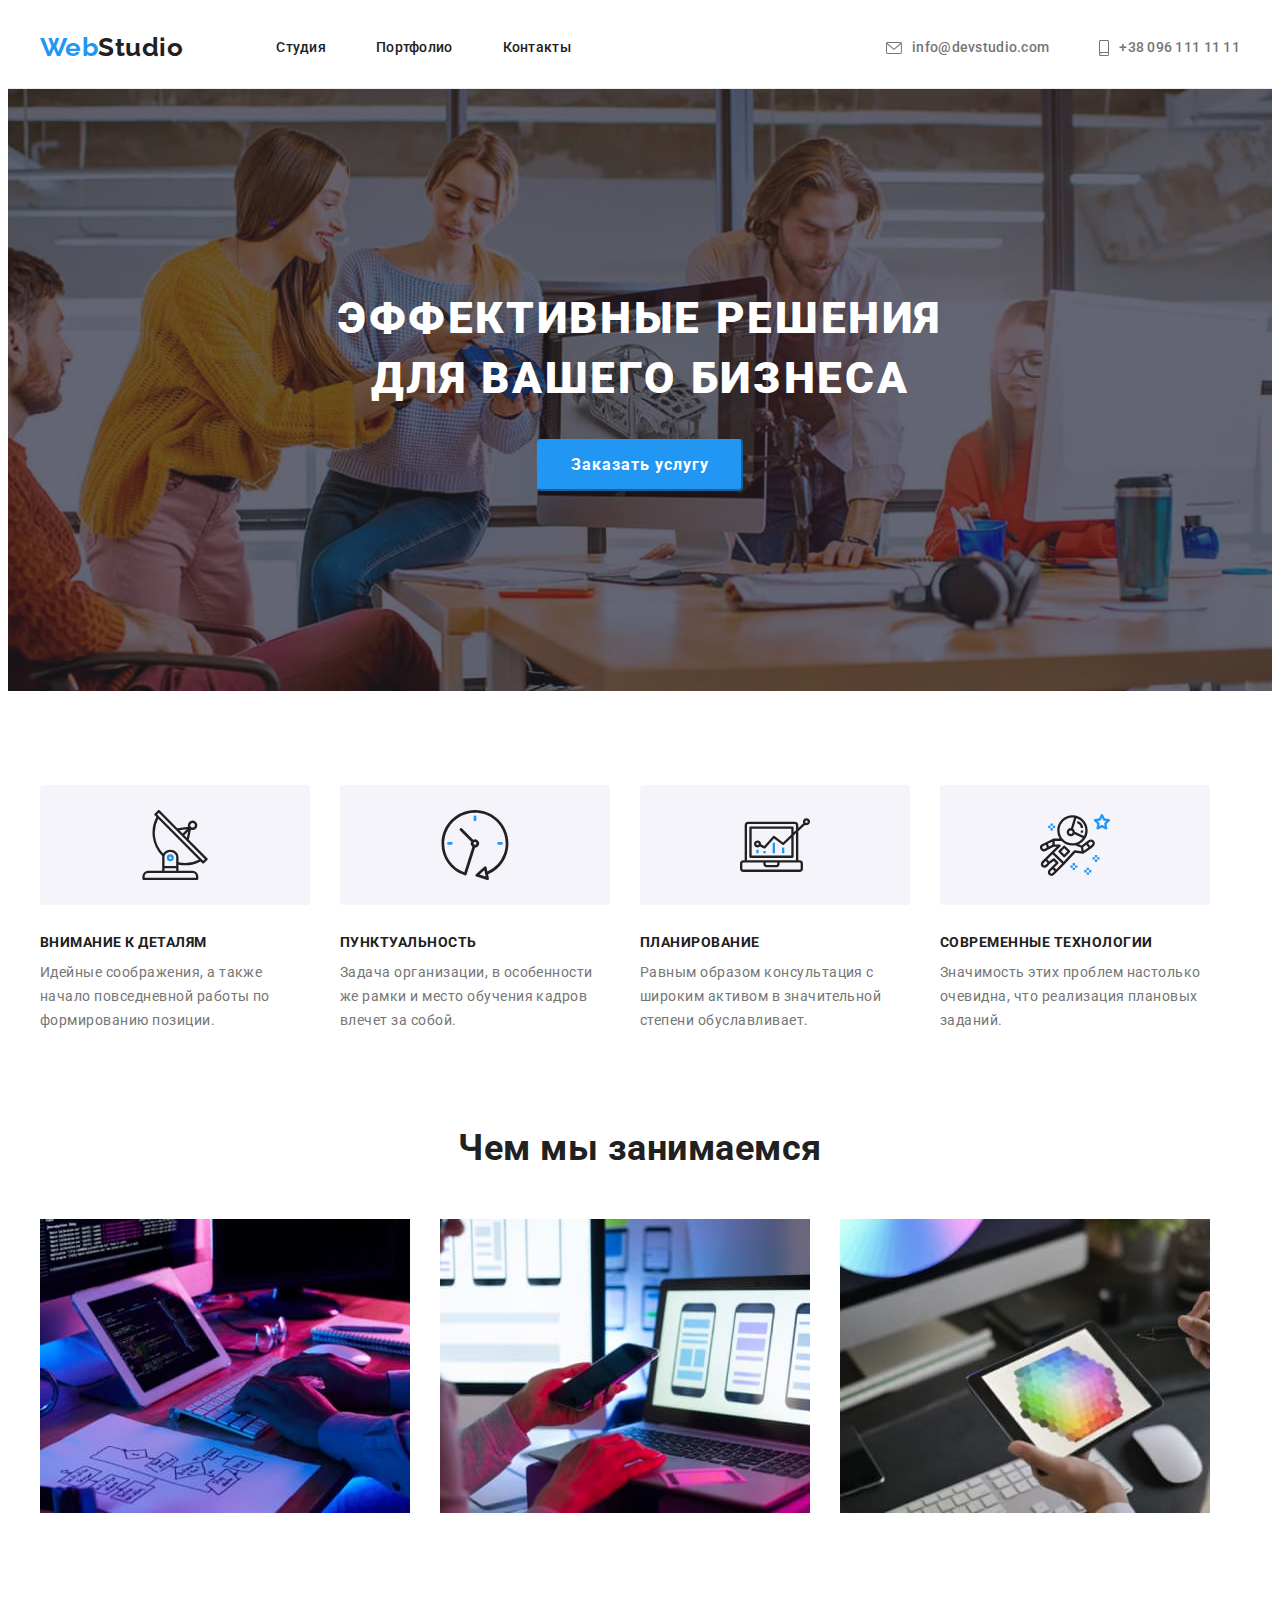
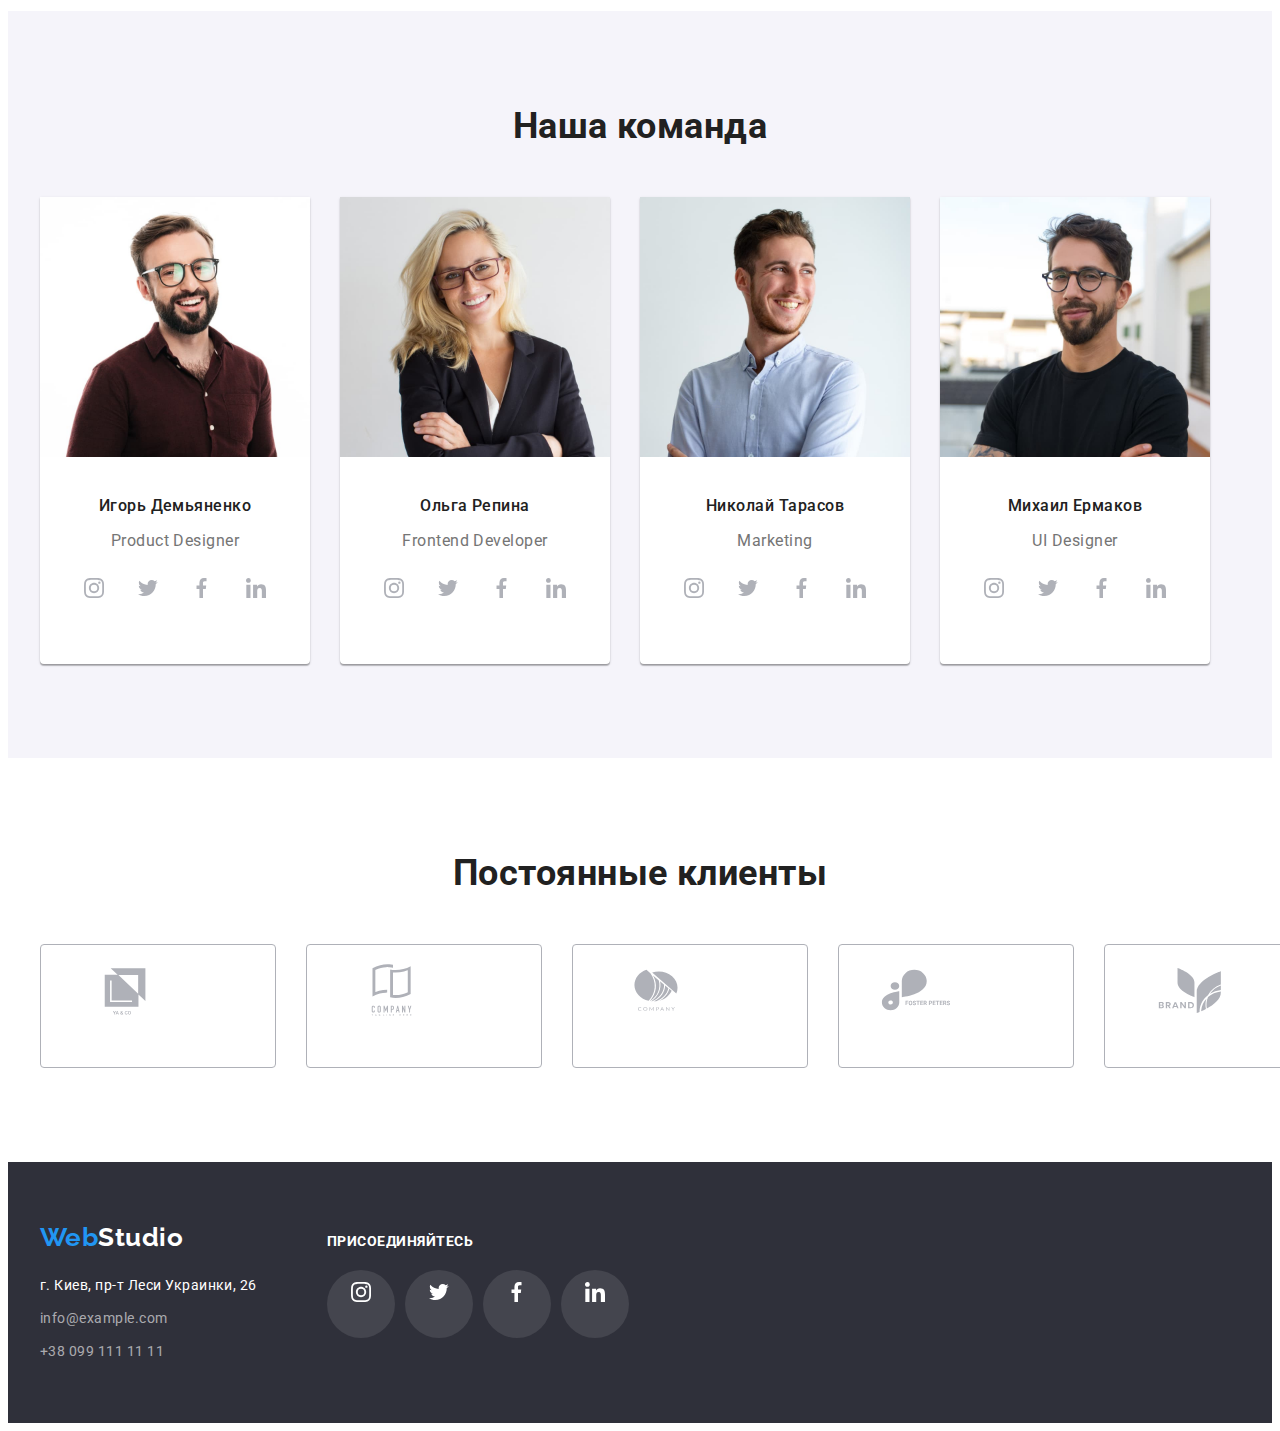
<file: index.html>
<!DOCTYPE html>
<html lang="ru">

<head>
    <meta charset="UTF-8">
    <meta http-equiv="X-UA-Compatible" content="IE=edge">
    <meta name="viewport" content="width=device-width, initial-scale=1.0">
    <title>Document</title>
    <link rel="preconnect" href="https://fonts.googleapis.com">
    <link rel="preconnect" href="https://fonts.gstatic.com" crossorigin>
    <link
        href="https://fonts.googleapis.com/css2?family=Raleway:wght@700&family=Roboto:wght@400;500;700;900&display=swap"
        rel="stylesheet">
    <link rel="stylesheet" href="https://cdnjs.cloudflare.com/ajax/libs/modern-normalize/1.1.0/modern-normalize.min.css"
        integrity="sha512-wpPYUAdjBVSE4KJnH1VR1HeZfpl1ub8YT/NKx4PuQ5NmX2tKuGu6U/JRp5y+Y8XG2tV+wKQpNHVUX03MfMFn9Q=="
        crossorigin="anonymous" referrerpolicy="no-referrer" />
    <link rel="stylesheet" href="./css/styles.css">
</head>

<body>
    <!-- Шапка -->
    <header class="header-border">
        <div class="container">
            <!-- Навигация -->
            <div class="nav-display">
                <nav class="nav-container">
                    <a href="./index.html" class="logo link"><span class="logo-accent">Web</span>Studio</a>
                    <ul class="nav-list marker">
                        <li class="item"><a href="./index.html" class="nav link">Студия</a></li>
                        <li class="item"><a href="./portfolio.html" class="nav link">Портфолио</a></li>
                        <li class="item"><a href="" class="nav link">Контакты</a></li>
                    </ul>
                </nav>
                <!-- Контакты -->
                <ul class="contact-list marker">
                    <li class="item"><a href="mailto:info@devstudio.com" class="header-link"><svg class="mail-icon">
                                <use href="./images/icons.svg#mail"></use>
                            </svg>info@devstudio.com</a>
                    </li>
                    <li class="item"><a href="tel:+380961111111" class="header-link"><svg class="tel-icon">
                                <use href="./images/icons.svg#tel"></use>
                            </svg>+38 096 111 11 11</a></li>
                </ul>
            </div>
        </div>
    </header>
    <main>
        <!-- Герой -->
        <section class="hero">
            <div class="container">
                <h1 class="hero-title">Эффективные решения</br>для вашего бизнеса</h1>
                <button type="button" class="hero-button">Заказать услугу</button>
            </div>
        </section>
        <!-- Преимущества -->
        <section class="benefits section">
            <div class="container">
                <h2 class="invisible">Наши преимущества</h2>
                <ul class="benefits-list marker">
                    <li class="item">
                        <div class="icon-bg">
                            <svg class="benefits-icon">
                                <use href="./images/icons.svg#antena"></use>
                            </svg>
                        </div>
                        <h3 class="benefits-title">Внимание к деталям</h3>
                        <p class="benefits-text">Идейные соображения, а также начало повседневной работы по формированию
                            позиции.
                        </p>
                    </li>
                    <li class="item">
                        <div class="icon-bg">
                            <svg class="benefits-icon">
                                <use href="./images/icons.svg#clock"></use>
                            </svg>
                        </div>
                        <h3 class="benefits-title">Пунктуальность</h3>
                        <p class="benefits-text">Задача организации, в особенности же рамки и место обучения кадров
                            влечет за
                            собой.
                        </p>
                    </li>
                    <li class="item">
                        <div class="icon-bg">
                            <svg class="benefits-icon">
                                <use href="./images/icons.svg#case"></use>
                            </svg>
                        </div>
                        <h3 class="benefits-title">Планирование</h3>
                        <p class="benefits-text">Равным образом консультация с широким активом в значительной степени
                            обуславливает.
                        </p>
                    </li>
                    <li class="item">
                        <div class="icon-bg">
                            <svg class="benefits-icon">
                                <use href="./images/icons.svg#austronaut"></use>
                            </svg>
                        </div>
                        <h3 class="benefits-title">Современные технологии</h3>
                        <p class="benefits-text">Значимость этих проблем настолько очевидна, что реализация плановых
                            заданий.</p>
                    </li>
                </ul>
            </div>
        </section>
        <!-- Примеры -->
        <section class="section examples-section">
            <div class="container">
                <h2 class="section-title">Чем мы занимаемся</h2>
                <ul class="examples-list marker">
                    <li class="item"><a href=""><img src="./images/example1.jpg" alt="планшет и клавиатура"
                                width="370"></a></li>
                    <li class="item"><a href=""><img src="./images/example2.jpg" alt="ноутбук с телефоном"
                                width="370"></a></li>
                    <li class="item"><a href=""><img src="./images/example3.jpg" alt="градиент цветов на планшете"
                                width="370"></a>
                    </li>
                </ul>
            </div>
        </section>
        <!-- Команда -->
        <section class="section team-bg">
            <div class="container">
                <h2 class="section-title">Наша команда</h2>
                <ul class="team-list marker">
                    <li class="team">
                        <img src="./images/team1.jpg" alt="Игорь Демьяненко" width="270">
                        <div class="team-container">
                            <h3 class="team-name">Игорь Демьяненко</h3>
                            <p class="team-text">Product Designer</p>
                            <ul class="network-link">
                                <li>
                                    <a href="https://www.instagram.com/" class="network">
                                        <svg class="icon">
                                            <use href="./images/icons.svg#instagram"></use>
                                        </svg>
                                    </a>
                                </li>
                                <li>
                                    <a href="https://twitter.com/" class="network">
                                        <svg class="icon">
                                            <use href="./images/icons.svg#twitter"></use>
                                        </svg>
                                    </a>
                                </li>
                                <li>
                                    <a href="https://www.facebook.com/" class="network">
                                        <svg class="icon">
                                            <use href="./images/icons.svg#facebook"></use>
                                        </svg>
                                    </a>
                                </li>
                                <li>
                                    <a href="https://www.linkedin.com/" class="network">
                                        <svg class="icon">
                                            <use href="./images/icons.svg#linkedin"></use>
                                        </svg>
                                    </a>
                                </li>
                            </ul>
                        </div>
                    </li>
                    <li class="team">
                        <img src="./images/team2.jpg" alt="Ольга Репина" width="270">
                        <div class="team-container">
                            <h3 class="team-name">Ольга Репина</h3>
                            <p>Frontend Developer</p>
                            <ul class="network-link">
                                <li>
                                    <a href="https://www.instagram.com/" class="network">
                                        <svg class="icon">
                                            <use href="./images/icons.svg#instagram"></use>
                                        </svg>
                                    </a>
                                </li>
                                <li>
                                    <a href="https://twitter.com/" class="network">
                                        <svg class="icon">
                                            <use href="./images/icons.svg#twitter"></use>
                                        </svg>
                                    </a>
                                </li>
                                <li>
                                    <a href="https://www.facebook.com/" class="network">
                                        <svg class="icon">
                                            <use href="./images/icons.svg#facebook"></use>
                                        </svg>
                                    </a>
                                </li>
                                <li>
                                    <a href="https://www.linkedin.com/" class="network">
                                        <svg class="icon">
                                            <use href="./images/icons.svg#linkedin"></use>
                                        </svg>
                                    </a>
                                </li>
                            </ul>
                        </div>
                    </li>
                    <li class="team">
                        <img src="./images/team3.jpg" alt="Николай Тарасов" width="270">
                        <div class="team-container">
                            <h3 class="team-name">Николай Тарасов</h3>
                            <p>Marketing</p>
                            <ul class="network-link">
                                <li>
                                    <a href="https://www.instagram.com/" class="network">
                                        <svg class="icon">
                                            <use href="./images/icons.svg#instagram"></use>
                                        </svg>
                                    </a>
                                </li>
                                <li>
                                    <a href="https://twitter.com/" class="network">
                                        <svg class="icon">
                                            <use href="./images/icons.svg#twitter"></use>
                                        </svg>
                                    </a>
                                </li>
                                <li>
                                    <a href="https://www.facebook.com/" class="network">
                                        <svg class="icon">
                                            <use href="./images/icons.svg#facebook"></use>
                                        </svg>
                                    </a>
                                </li>
                                <li>
                                    <a href="https://www.linkedin.com/" class="network">
                                        <svg class="icon">
                                            <use href="./images/icons.svg#linkedin"></use>
                                        </svg>
                                    </a>
                                </li>
                            </ul>
                        </div>
                    </li>
                    <li class="team">
                        <img src="./images/team4.jpg" alt="Михаил Ермаков" width="270">
                        <div class="team-container">
                            <h3 class="team-name">Михаил Ермаков</h3>
                            <p>UI Designer</p>
                            <ul class="network-link">
                                <li>
                                    <a href="https://www.instagram.com/" class="network">
                                        <svg class="icon">
                                            <use href="./images/icons.svg#instagram"></use>
                                        </svg>
                                    </a>
                                </li>
                                <li>
                                    <a href="https://twitter.com/" class="network">
                                        <svg class="icon">
                                            <use href="./images/icons.svg#twitter"></use>
                                        </svg>
                                    </a>
                                </li>
                                <li>
                                    <a href="https://www.facebook.com/" class="network">
                                        <svg class="icon">
                                            <use href="./images/icons.svg#facebook"></use>
                                        </svg>
                                    </a>
                                </li>
                                <li>
                                    <a href="https://www.linkedin.com/" class="network">
                                        <svg class="icon">
                                            <use href="./images/icons.svg#linkedin"></use>
                                        </svg>
                                    </a>
                                </li>
                            </ul>
                        </div>
                    </li>
                </ul>
            </div>
        </section>
        <!-- Клиенты -->
        <section class="section">
            <div class="container">
                <h2 class="section-title">Постоянные клиенты</h2>
                <ul class="clients-link marker">
                    <li class="item">
                        <a href="" class="clients">
                            <svg class="icon">
                                <use href="./images/icons.svg#client_1"></use>
                            </svg>
                        </a>
                    </li>
                    <li class="item">
                        <a href="" class="clients">
                            <svg class="icon">
                                <use href="./images/icons.svg#client_2"></use>
                            </svg>
                        </a>
                    </li>
                    <li class="item">
                        <a href="" class="clients">
                            <svg class="icon">
                                <use href="./images/icons.svg#client_3"></use>
                            </svg>
                        </a>
                    </li>
                    <li class="item">
                        <a href="" class="clients">
                            <svg class="icon">
                                <use href="./images/icons.svg#client_4"></use>
                            </svg>
                        </a>
                    </li>
                    <li class="item">
                        <a href="" class="clients">
                            <svg class="icon">
                                <use href="./images/icons.svg#client_5"></use>
                            </svg>
                        </a>
                    </li>
                    <li class="item">
                        <a href="" class="clients">
                            <svg class="icon">
                                <use href="./images/icons.svg#client_6"></use>
                            </svg>
                        </a>
                    </li>
                </ul>
            </div>

        </section>
    </main>
    <!-- Футер -->
    <footer class="footer-container">
        <div class="container block">
            <div>
                <a href="/" class="footer-logo link"><span class="logo-accent">Web</span>Studio</a>
                <address>
                    <ul class="footer-list marker">
                        <li class="item"><a href="https://goo.gl/maps/ykcdLuCbSQXsH4zj8" class="contact address link">г.
                                Киев, пр-т Леси
                                Украинки, 26</a></li>
                        <li class="item"><a href="mailto:info@example.com" class="contact link">info@example.com</a>
                        </li>
                        <li class="item"><a href="tel:+380991111111" class="contact link">+38 099 111 11 11</a></li>
                    </ul>
                </address>
            </div>
            <div class="connect-container">
                <h3 class="connect-title">Присоединяйтесь</h3>
                <ul class="connect-list marker">
                    <li class="item"><a href="" class="connect">
                            <svg class="icon">
                                <use href="./images/icons.svg#instagram"></use>
                            </svg>
                        </a>
                    </li>
                    <li class="item"><a href="" class="connect">
                            <svg class="icon">
                                <use href="./images/icons.svg#twitter"></use>
                            </svg>
                        </a>
                    </li>
                    <li class="item"><a href="" class="connect">
                            <svg class="icon">
                                <use href="./images/icons.svg#facebook"></use>
                            </svg>
                        </a>
                    </li>
                    <li class="item"><a href="" class="connect">
                            <svg class="icon">
                                <use href="./images/icons.svg#linkedin"></use>
                            </svg>
                        </a>
                    </li>
                </ul>
            </div>
        </div>
    </footer>
</body>

</html>
</file>
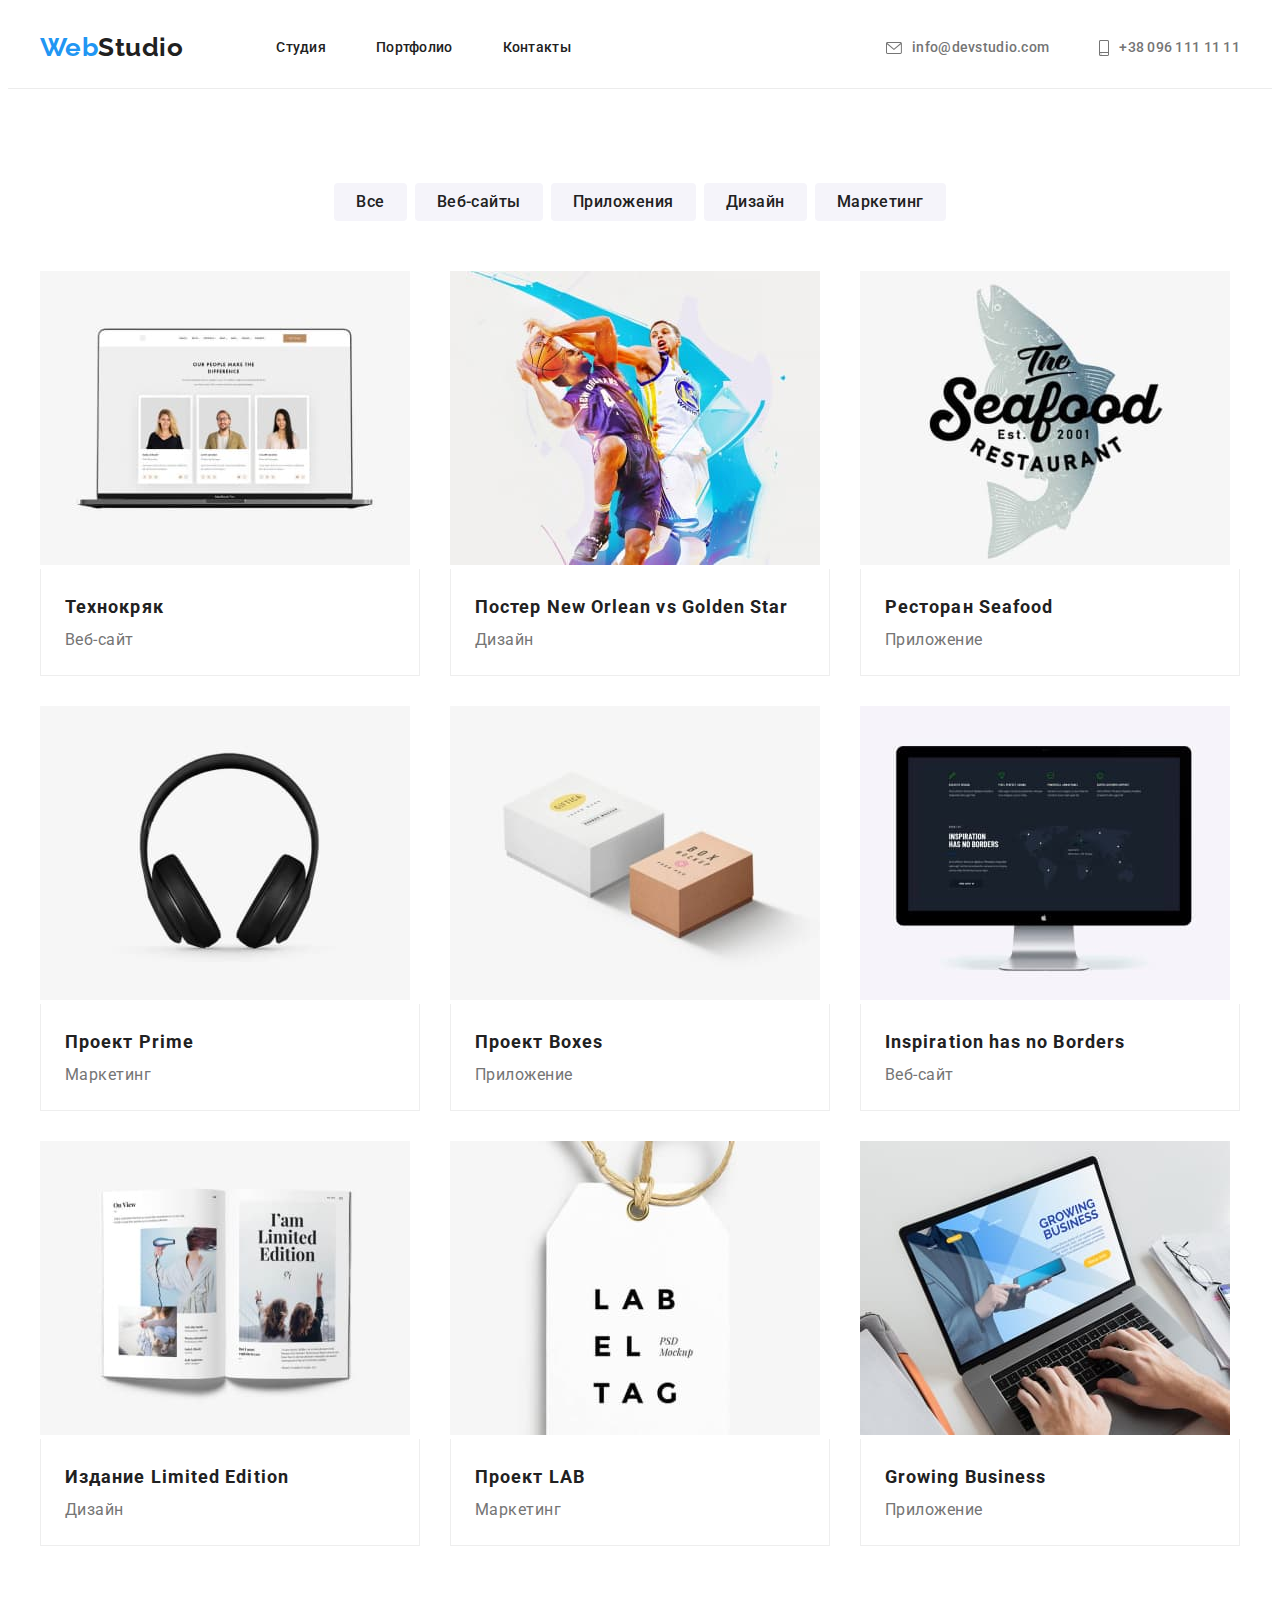
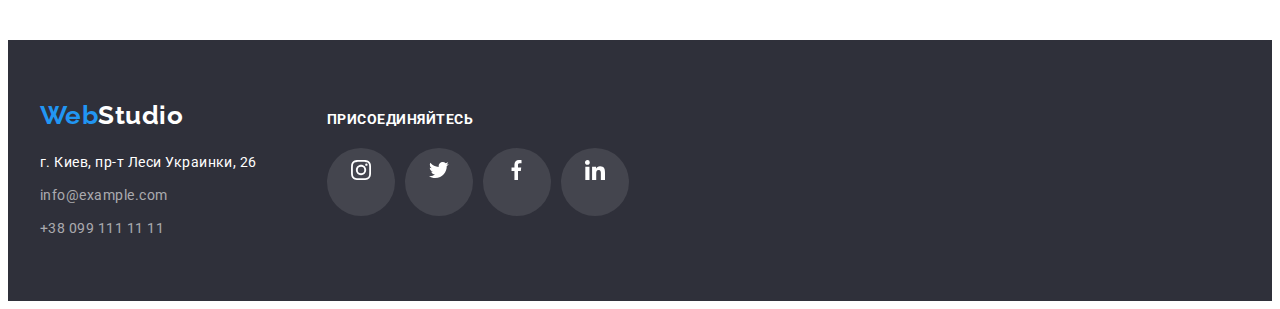
<file: portfolio.html>
<!DOCTYPE html>
<html lang="ru">

<head>
    <meta charset="UTF-8">
    <meta http-equiv="X-UA-Compatible" content="IE=edge">
    <meta name="viewport" content="width=device-width, initial-scale=1.0">
    <title>Document</title>
    <link rel="preconnect" href="https://fonts.googleapis.com">
    <link rel="preconnect" href="https://fonts.gstatic.com" crossorigin>
    <link
        href="https://fonts.googleapis.com/css2?family=Raleway:wght@700&family=Roboto:wght@400;500;700;900&display=swap"
        rel="stylesheet">
    <link rel="stylesheet" href="https://cdnjs.cloudflare.com/ajax/libs/modern-normalize/1.1.0/modern-normalize.min.css"
        integrity="sha512-wpPYUAdjBVSE4KJnH1VR1HeZfpl1ub8YT/NKx4PuQ5NmX2tKuGu6U/JRp5y+Y8XG2tV+wKQpNHVUX03MfMFn9Q=="
        crossorigin="anonymous" referrerpolicy="no-referrer" />
    <link rel="stylesheet" href="./css/styles.css">
</head>

<body>
    <!-- Шапка -->
    <header class="header-border">
        <div class="container">
            <!-- Навигация -->
            <div class="nav-display">
                <nav class="nav-container">
                    <a href="./index.html" class="logo link"><span class="logo-accent">Web</span>Studio</a>
                    <ul class="nav-list marker">
                        <li class="item"><a href="./index.html" class="nav link">Студия</a></li>
                        <li class="item"><a href="./portfolio.html" class="nav link">Портфолио</a></li>
                        <li class="item"><a href="" class="nav link">Контакты</a></li>
                    </ul>
                </nav>
                <!-- Контакты -->
                <ul class="contact-list marker">
                    <li class="item"><a href="mailto:info@devstudio.com" class="header-link"><svg class="mail-icon">
                                <use href="./images/icons.svg#mail"></use>
                            </svg>info@devstudio.com</a>
                    </li>
                    <li class="item"><a href="tel:+380961111111" class="header-link"><svg class="tel-icon">
                                <use href="./images/icons.svg#tel"></use>
                            </svg>+38 096 111 11 11</a></li>
                </ul>
            </div>
        </div>
    </header>
    <main>
        <!-- наши работы -->
        <h1 class="invisible">Наши работы</h1>
        <section class="section">
            <div class="container">
                <ul class="filter-list marker">
                    <li class="item"><button type="button" class="filter-button">Все</button></li>
                    <li class="item"><button type="button" class="filter-button">Веб-сайты</button></li>
                    <li class="item"><button type="button" class="filter-button">Приложения</button></li>
                    <li class="item"><button type="button" class="filter-button">Дизайн</button></li>
                    <li class="item"><button type="button" class="filter-button">Маркетинг</button></li>
                </ul>

                <ul class="portfolio-example marker">
                    <li class="item"><a class="link" href=""><img src="./images/Portfolio1.jpg" alt="Веб-сайт Технокряк"
                                width="370">
                            <div class="item-text">
                                <h2 class="title">Технокряк</h2>
                                <p class="text">Веб-сайт</p>
                            </div>
                        </a></li>
                    <li class="item"><a class="link" href=""><img src="./images/Portfolio2.jpg"
                                alt="Два баскетболиста с мячем" width="370">
                            <div class="item-text">
                                <h2 class="title">Постер New Orlean vs Golden Star</h2>
                                <p class="text">Дизайн</p>
                            </div>
                        </a></li>
                    <li class="item"><a class="link" href=""><img src="./images/Portfolio3.jpg"
                                alt="Логотип Рыба с надписью" width="370">
                            <div class="item-text">
                                <h2 class="title">Ресторан Seafood</h2>
                                <p class="text">Приложение</p>
                            </div>
                        </a></li>
                    <li class="item"><a class="link" href=""><img src="./images/Portfolio4.jpg" alt="Наушники"
                                width="370">
                            <div class="item-text">
                                <h2 class="title">Проект Prime</h2>
                                <p class="text">Маркетинг</p>
                            </div>
                        </a></li>
                    <li class="item"><a class="link" href=""><img src="./images/Portfolio5.jpg" alt="Две коробки"
                                width="370">
                            <div class="item-text">
                                <h2 class="title">Проект Boxes</h2>
                                <p class="text">Приложение</p>
                            </div>
                        </a></li>
                    <li class="item"><a class="link" href=""><img src="./images/Portfolio6.jpg"
                                alt="Веб-сайт с тёмным оформлением" width="370">
                            <div class="item-text">
                                <h2 class="title">Inspiration has no Borders</h2>
                                <p class="text">Веб-сайт</p>
                            </div>
                        </a></li>
                    <li class="item"><a class="link" href=""><img src="./images/Portfolio7.jpg" alt="Книга с картинками"
                                width="370">
                            <div class="item-text">
                                <h2 class="title">Издание Limited Edition</h2>
                                <p class="text">Дизайн</p>
                            </div>
                        </a></li>
                    <li class="item"><a class="link" href=""><img src="./images/Portfolio8.jpg" alt="Бирка с надписью"
                                width="370">
                            <div class="item-text">
                                <h2 class="title">Проект LAB</h2>
                                <p class="text">Маркетинг</p>
                            </div>
                        </a></li>
                    <li class="item"><a class="link" href=""><img src="./images/Portfolio9.jpg"
                                alt="Веб-сайт на ноутбуке" width="370">
                            <div class="item-text">
                                <h2 class="title">Growing Business</h2>
                                <p class="text">Приложение</p>
                            </div>
                        </a></li>
                </ul>
            </div>
        </section>
    </main>

    <!-- Футер -->
    <footer class="footer-container">
        <div class="container block">
            <div>
                <a href="/" class="footer-logo link"><span class="logo-accent">Web</span>Studio</a>
                <address>
                    <ul class="footer-list marker">
                        <li class="item"><a href="https://goo.gl/maps/ykcdLuCbSQXsH4zj8" class="contact address link">г.
                                Киев, пр-т Леси
                                Украинки, 26</a></li>
                        <li class="item"><a href="mailto:info@example.com" class="contact link">info@example.com</a>
                        </li>
                        <li class="item"><a href="tel:+380991111111" class="contact link">+38 099 111 11 11</a></li>
                    </ul>
                </address>
            </div>
            <div class="connect-container">
                <h3 class="connect-title">Присоединяйтесь</h3>
                <ul class="connect-list marker">
                    <li class="item"><a href="" class="connect">
                            <svg class="icon">
                                <use href="./images/icons.svg#instagram"></use>
                            </svg>
                        </a>
                    </li>
                    <li class="item"><a href="" class="connect">
                            <svg class="icon">
                                <use href="./images/icons.svg#twitter"></use>
                            </svg>
                        </a>
                    </li>
                    <li class="item"><a href="" class="connect">
                            <svg class="icon">
                                <use href="./images/icons.svg#facebook"></use>
                            </svg>
                        </a>
                    </li>
                    <li class="item"><a href="" class="connect">
                            <svg class="icon">
                                <use href="./images/icons.svg#linkedin"></use>
                            </svg>
                        </a>
                    </li>
                </ul>
            </div>
        </div>
    </footer>
</body>

</html>
</file>
<file: css/styles.css>
/* белый #ffffff */
/* Акцент #2196f3 */
/* Основной цвет текста #757575 */
/* Цвет заголовков */

:root {
    --accent-color: #2196f3;
    --main-text-color: #757575;
    --title-text-color: #212121;
}

body{
    background-color: #ffffff;
    color: var(--main-text-color);
    font-family: "Roboto", sans-serif;
    letter-spacing: 0.03em

}

h1, h2, h3, h4, h5, h6, p, ul {
    margin: 0;
    padding: 0;
    border: 0;
}
.container{
    width: 1200px;
    padding-left: 15px;
    padding-right: 15px;
    margin-left: auto;
    margin-right: auto;
}

.section {
    padding-top: 94px;
    padding-bottom: 94px;
}
.link {
    text-decoration: none;
    margin: 0px;
}

.marker {
    list-style-type: none;
    padding: 0px;
    margin: 0px;
}

.hero-button {
    cursor: pointer;
    font-weight: 700;
    font-size: 16px;
    line-height: 1.8;
    letter-spacing: 0.06em;
    color: #FFFFFF;
    background-color: var(--accent-color);
    font-family: inherit;

    display: block;
    margin-left: auto;
    margin-right: auto;
    margin-top: 30px;
    padding-top: 10px;
    padding-bottom: 10px;
    padding-left: 32px;
    padding-right: 32px;

    border-radius: 4px;
    border-color: var(--accent-color);
}

.section-title {
        font-size: 36px;
        line-height: 1.17;
        text-align: center;

        color: var(--title-text-color);

        margin-bottom: 50px;
}

/* Шапка */
.header-border {
    border-bottom: 1px solid #ECECEC;
}
.nav-container {
    display: flex;
    align-items: center;
}
.nav-list {
    display: flex;
}
.nav-list .nav {
    display: block;
    padding-top: 32px;
    padding-bottom: 32px;
}
.nav-list .item + .item {
    margin-left: 50px;
}

.logo {
    font-weight: 700;
    font-size: 26px;
    line-height: 1.2;
    color: var(--title-text-color);
    font-family: "Raleway", sans-serif;

    margin-right: 93px;
}

.logo-accent {
    color: var(--accent-color);
}

.nav {
    font-weight: 500;
    font-size: 14px;
    line-height: 1.14;
    letter-spacing: 0.02em;
    color: var(--title-text-color);
}

.nav:hover, .nav:focus {
    color: var(--accent-color);
}

.header-link{
    font-weight: 500;
    font-size: 14px;
    line-height: 1.14;
    letter-spacing: 0.02em;
    color: var(--main-text-color);
    text-decoration: none;
    display: flex;
    align-items: center;
}

.header-link:hover,
.header-link:focus {
color: var(--accent-color);
}
.contact-list {
    display: flex;
    margin-left: auto;
}
.contact-list .item + .item {
    margin-left: 50px;
}
.nav-display {
    display: flex;
    align-items: center;
}
.mail-icon {
    margin: 0;
    margin-right: 10px;
    width: 16px;
    height: 12px;
    fill: currentColor;
}

.mail-icon:hover {
    fill: currentColor;
}

.tel-icon {
    margin: 0;
    margin-right: 10px;
    width: 10px;
    height: 16px;
    fill: currentColor;
}

.tel-icon:hover {
    fill: currentColor;
}
/* Герой */
.hero {
    padding-top: 200px;
    padding-bottom: 200px;
    background-color: #2F303A;
    /* background-image:rgba(47, 48, 58, 0.4), url("../images/hero_bg.jpg"); */
    background-image: linear-gradient(rgba(47, 48, 58, 0.4), rgba(47, 48, 58, 0.4)), url(../images/hero_bg.jpg);
    max-width: 1600px;
    margin-left: auto;
    margin-right: auto;
    background-size: cover;
    background-position: center;
    background-repeat: no-repeat;
}
.hero-title {
    font-weight: 900;
    font-size: 44px;
    line-height: 1.36;
    text-align: center;
    letter-spacing: 0.06em;
    color: #FFFFFF;
    text-transform: uppercase;
}

/* Преимущества */
.invisible {
    color: transparent;
    font-size: 0;
}
.benefits-title {
    font-size: 14px;
    line-height: 1.14;
    text-transform: uppercase;
    color: var(--title-text-color);

    margin-bottom: 10px;
}

.benefits-text {
    font-size: 14px;
    line-height: 1.71;
}
.benefits-list {
    display: flex;
}
.benefits-list .item {
    width: 270px;
}
.benefits-list .item + .item {
    margin-left: 30px;
}
.icon-bg {
    display: flex;
    width: 270px;
    height: 120px;
    text-align: center;
    margin-bottom: 30px;
    background-color: #F5F4FA;
    border-radius: 4px;
    justify-content: center;
    align-items: center;
}
.benefits-icon {
    width: 70px;
    height: 70px;
}

/* Примеры */
.examples-list {
    display: flex;
}
.examples-list .item + .item {
    margin-left: 30px;
}
.examples-section {
    padding-top: 0px;
}
/* Команда */
.team-bg {
    background-color: #F5F4FA;
}
.team {
font-size: 16px;
line-height: 1.19;
background-color: #ffffff;
border-bottom-left-radius: 4px;
border-bottom-right-radius: 4px;
width: 270px;
box-shadow: 0px 1px 3px rgba(0, 0, 0, 0.12), 0px 1px 1px rgba(0, 0, 0, 0.14), 0px 2px 1px rgba(0, 0, 0, 0.2);
}
.team + .team {
    margin-left: 30px;
}
.team-list {
    display: flex;
}
.team-name {
    color: var(--title-text-color);
    font-weight: 500;
    font-size: 16px;
    line-height: 1.87;
    margin-bottom: 10px;
}
.team-container {
    padding-top: 30px;
    padding-bottom: 30px;
    text-align: center;
}
.network-link {
    text-decoration: none;
    list-style-type: none;
    display: flex;
    padding-left: 32px;
    padding-right: 32px;
    justify-content: center;
    padding-top: 16px;
}
.network-link li + li {
margin-left: 10px;
}
.network {
    display: block;
    width: 44px;
    height: 44px;
    border-radius: 50%;
    padding-top: 12px;
    padding-bottom: 12px;
    background-color: #ffffff;
}

.network .icon {
    fill: #AFB1B8;
    width: 20px;
    height: 20px;
}
.network:hover, .network:focus {
    background-color: var(--accent-color);
}
.network:hover>.icon {
    fill: #FFFFFF
}
.network:focus>.icon {
    fill: #FFFFFF
}
/* Клиенты */
.clients-link {
    display: flex;
    text-decoration: none;
    list-style-type: none;
}
.clients-link .item + .item {
    margin-left: 30px;
}
.clients {
    display: block;
    width: 170px;
    height: 90px;
    border-radius: 4px;
    border: 1px solid #AFB1B8;
    padding-top: 16px;
    padding-bottom: 16px;
    padding-left: 32px;
    padding-right: 32px;
}
.clients:hover {
    border-color: var(--accent-color);
}
.clients:hover>.icon {
    fill: var(--accent-color);
}
.clients:focus>.icon {
    fill: var(--accent-color);
}
.clients .icon {
    width: 106px;
    height: 60px;
    fill: #AFB1B8;
}
/* Футер */
.footer-container {
    background-color: #2F303A;
    padding-top: 60px;
    padding-bottom: 60px;
}
.footer-logo {
    font-weight: 700;
    font-size: 26px;
    line-height: 1.2;
    color: #ffffff;
    font-family: "Raleway", sans-serif;
}
.contact {
    font-size: 14px;
    line-height: 1.71;
    color: rgba(255, 255, 255, 0.6);
    background-color: #2F303A;
    font-style: normal;
}

.contact:hover, .contact:focus {
    color: var(--accent-color);
}

.address {
    color: #ffffff;
}
.footer-list {
    margin-top: 20px;
}
.footer-list .item + .item {
    margin-top: 9px;
}

.block {
    display: flex;
}
.connect-container {
    margin-left: 70px;
    padding-top: 12px;
}
.connect-list {
    display: flex;
}
.connect {
    display: block;
    width: 44px;
    height: 44px;
    border-radius: 50%;
    background-color: rgba(255, 255, 255, 0.1);
    text-align: center;
    padding: 12px;
}
.connect:hover, .connect:focus {
    background-color: #2196F3;
}
.connect .icon {
    width: 20px;
    height: 20px;
    fill: #FFFFFF;
}
.connect-title {
    color: #ffffff;
    font-weight: 700;
    font-size: 14px;
    line-height: 1.14;
    text-transform: uppercase;
    margin-bottom: 20px;
}
.connect-list .item + .item {
margin-left: 10px;
}
/* PORTFOLIO.HTML */





.filter-list {
    display: flex;
    justify-content: center;
    margin-bottom: 50px;
}
.filter-button {
    font-weight: 500;
    font-size: 16px;
    line-height: 1.62;
    color: var(--title-text-color);
    background-color: #F5F4FA;
    list-style-type: inherit;
    letter-spacing: inherit;
    font-family: inherit;
    border: 0;
    border-radius: 4px;

    padding-top: 6px;
    padding-bottom: 6px;
    padding-left: 22px;
    padding-right: 22px;
}

.filter-list .item + .item {
    margin-left: 8px;
}

.filter-button:hover, .filter-button:focus {
    background-color: var(--accent-color);
    color: #ffffff;
    box-shadow: 0px 3px 1px rgba(0, 0, 0, 0.1), 0px 1px 2px rgba(0, 0, 0, 0.08), 0px 2px 2px rgba(0, 0, 0, 0.12);
}
.portfolio-example {
    display: flex;
    flex-wrap: wrap;
    margin-left: -30px;
    margin-top: -30px;
}
.portfolio-example .title {
    font-size: 18px;
    line-height: 2;
    letter-spacing: 0.06em;
    color: var(--title-text-color);
}

.portfolio-example .text {
    font-size: 16px;
    line-height: 1.88;
    color: var(--main-text-color);
}
.portfolio-example .item {
    margin-left: 30px;
    margin-top: 30px;
    flex-basis: calc((100% - 90px) / 3);
}
.item-text {
    padding-left: 24px;
    padding-top: 20px;
    padding-bottom: 20px;
    border-bottom: 1px solid #EEEEEE;
    border-left: 1px solid #EEEEEE;
    border-right: 1px solid #EEEEEE;
}
.portfolio-example .item:hover {
    box-shadow: 0px 1px 1px rgba(0, 0, 0, 0.12), 0px 4px 4px rgba(0, 0, 0, 0.06), 1px 4px 6px rgba(0, 0, 0, 0.16);
}
</file>
